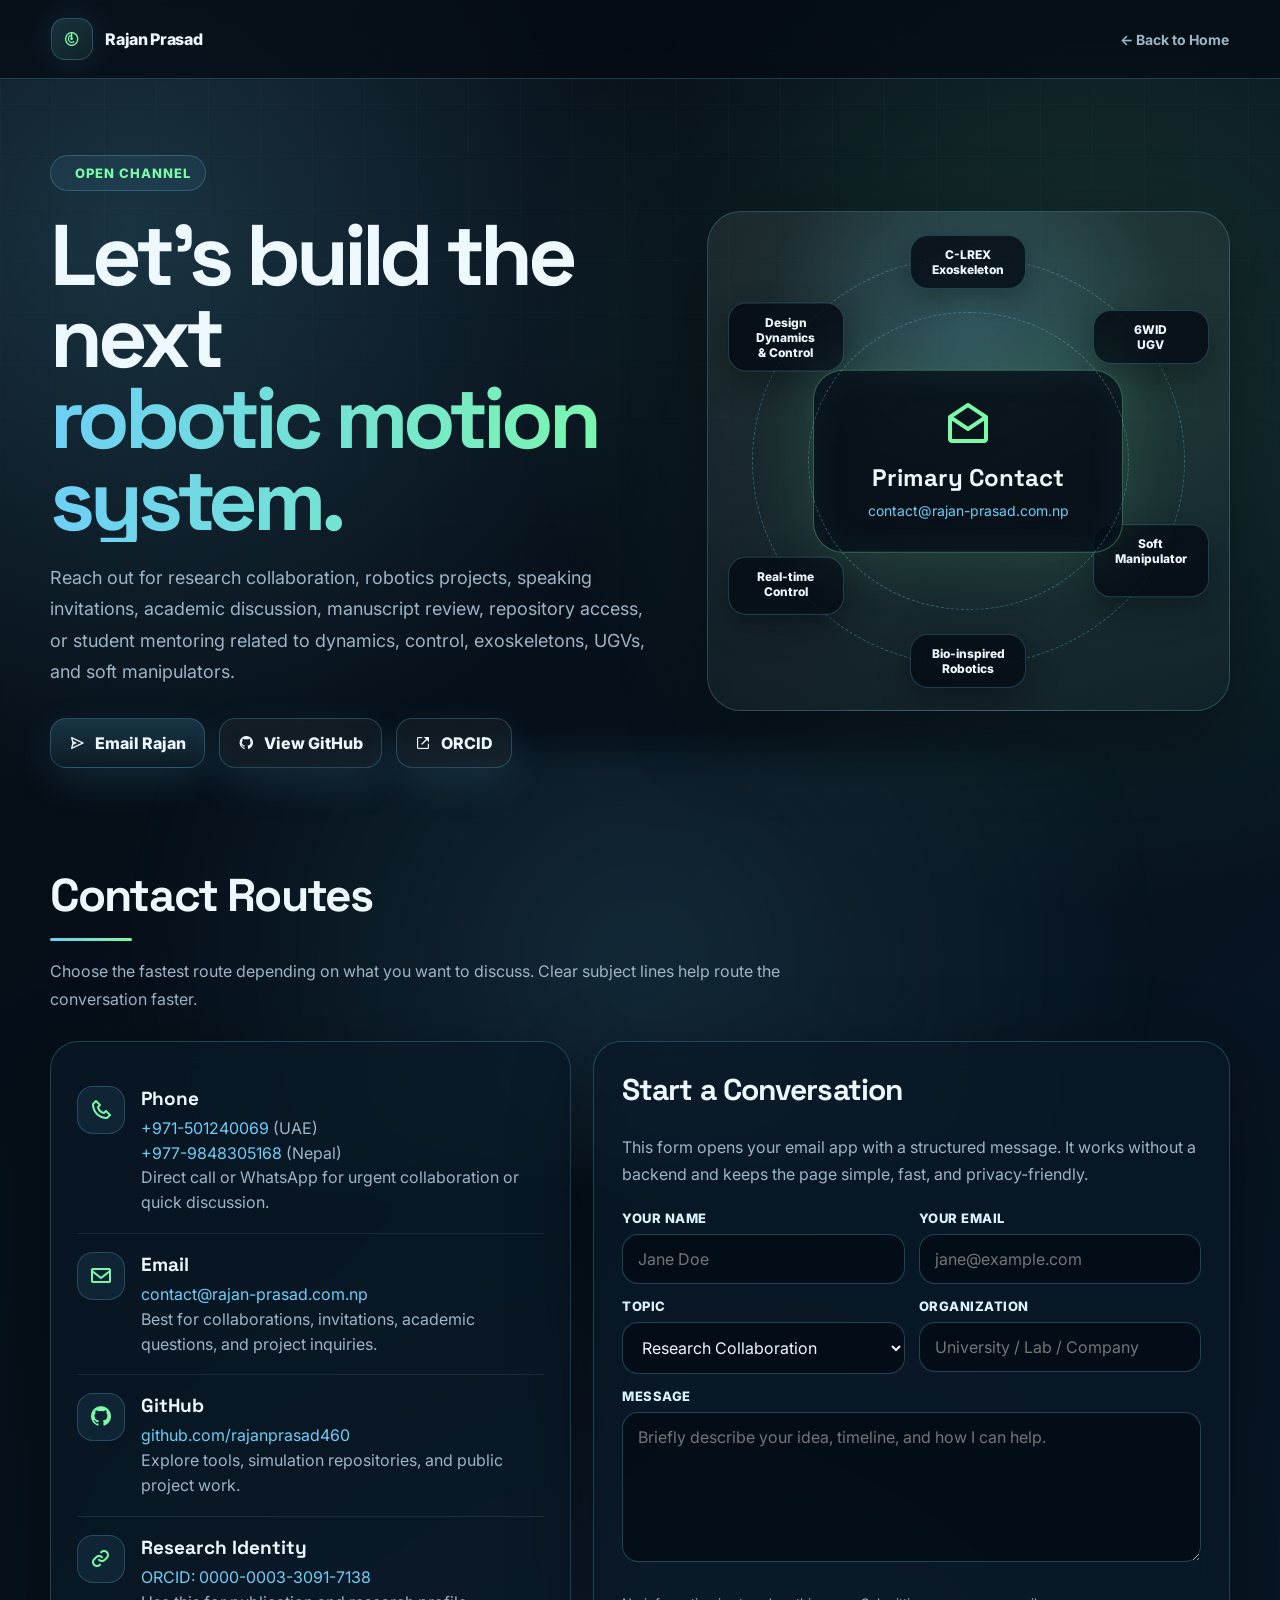
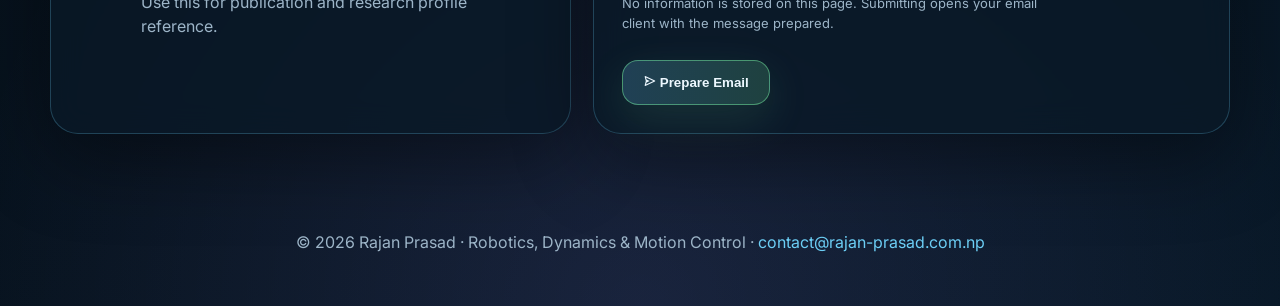
<file: contact.html>
<!DOCTYPE html>
<html lang="en">
  <head>
    <meta charset="utf-8" />
    <meta name="viewport" content="width=device-width, initial-scale=1.0" />

    <title>Contact | Dr. Rajan Prasad</title>
    <meta
      name="description"
      content="Contact Dr. Rajan Prasad for robotics, dynamics, control, exoskeletons, soft manipulation, academic collaboration, talks, and research discussions."
    />
    <meta
      name="keywords"
      content="Rajan Prasad contact, robotics collaboration, dynamics control, C-LREX, exoskeleton, soft robotics, Khalifa University"
    />

    <link href="assets/img/favicon.ico" rel="icon" />
    <link href="assets/img/apple-touch-icon.png" rel="apple-touch-icon" />

    <link
      href="https://fonts.googleapis.com/css2?family=Inter:wght@300;400;500;600;700;800&family=Space+Grotesk:wght@400;600;700&display=swap"
      rel="stylesheet"
    />
    <link
      href="https://cdn.jsdelivr.net/npm/boxicons@2.1.4/css/boxicons.min.css"
      rel="stylesheet"
    />

    <style>
      :root {
        --bg: #050b12;
        --bg2: #081827;
        --panel: rgba(10, 25, 39, 0.78);
        --panel-strong: rgba(9, 22, 35, 0.94);
        --line: rgba(109, 207, 246, 0.24);
        --text: #edf8ff;
        --muted: #9db5c8;
        --cyan: #6dcff6;
        --green: #7cfaa8;
        --violet: #9b8cff;
        --warning: #ffd166;
        --shadow: 0 24px 80px rgba(0, 0, 0, 0.42);
      }

      * {
        box-sizing: border-box;
      }

      html {
        scroll-behavior: smooth;
      }

      body {
        margin: 0;
        min-height: 100vh;
        font-family: Inter, system-ui, -apple-system, BlinkMacSystemFont, "Segoe UI", sans-serif;
        color: var(--text);
        background:
          radial-gradient(circle at 10% 12%, rgba(109, 207, 246, 0.20), transparent 28%),
          radial-gradient(circle at 85% 18%, rgba(124, 250, 168, 0.14), transparent 30%),
          radial-gradient(circle at 50% 100%, rgba(155, 140, 255, 0.12), transparent 34%),
          linear-gradient(135deg, var(--bg), var(--bg2));
        overflow-x: hidden;
      }

      body::before {
        content: "";
        position: fixed;
        inset: 0;
        pointer-events: none;
        opacity: 0.16;
        background-image:
          linear-gradient(rgba(109, 207, 246, 0.22) 1px, transparent 1px),
          linear-gradient(90deg, rgba(109, 207, 246, 0.22) 1px, transparent 1px);
        background-size: 52px 52px;
        mask-image: linear-gradient(to bottom, black, transparent 88%);
        z-index: -3;
      }

      body::after {
        content: "";
        position: fixed;
        inset: auto -10% -30% -10%;
        height: 420px;
        background: radial-gradient(circle, rgba(109, 207, 246, 0.12), transparent 65%);
        filter: blur(16px);
        pointer-events: none;
        z-index: -2;
      }

      a {
        color: var(--cyan);
        text-decoration: none;
      }

      a:hover {
        color: var(--green);
      }

      .topbar {
        position: sticky;
        top: 0;
        z-index: 50;
        display: flex;
        align-items: center;
        justify-content: space-between;
        gap: 20px;
        padding: 18px clamp(18px, 4vw, 58px);
        background: rgba(5, 11, 18, 0.72);
        border-bottom: 1px solid var(--line);
        backdrop-filter: blur(18px);
      }

      .brand {
        display: flex;
        align-items: center;
        gap: 12px;
        color: var(--text);
        font-weight: 800;
        letter-spacing: -0.02em;
      }

      .brand-mark {
        width: 42px;
        height: 42px;
        display: grid;
        place-items: center;
        border-radius: 14px;
        border: 1px solid var(--line);
        background: linear-gradient(145deg, rgba(109, 207, 246, 0.18), rgba(124, 250, 168, 0.08));
        box-shadow: 0 0 32px rgba(109, 207, 246, 0.14);
        color: var(--green);
      }

      .nav-links {
        display: flex;
        align-items: center;
        gap: 16px;
        font-size: 14px;
        font-weight: 700;
      }

      .nav-links a {
        color: var(--muted);
      }

      .nav-links a:hover {
        color: var(--text);
      }

      .page {
        width: min(1180px, calc(100% - 36px));
        margin: 0 auto;
      }

      .hero {
        min-height: 66vh;
        display: grid;
        grid-template-columns: 1.08fr 0.92fr;
        gap: 42px;
        align-items: center;
        padding: 76px 0 44px;
      }

      .eyebrow {
        display: inline-flex;
        align-items: center;
        gap: 10px;
        padding: 9px 14px;
        border-radius: 999px;
        border: 1px solid var(--line);
        background: rgba(109, 207, 246, 0.08);
        color: var(--green);
        text-transform: uppercase;
        letter-spacing: 0.08em;
        font-size: 13px;
        font-weight: 800;
      }

      h1 {
        margin: 24px 0 20px;
        font-family: "Space Grotesk", Inter, sans-serif;
        font-size: clamp(42px, 7vw, 86px);
        line-height: 0.95;
        letter-spacing: -0.06em;
      }

      h1 span {
        display: block;
        background: linear-gradient(90deg, var(--cyan), var(--green));
        -webkit-background-clip: text;
        background-clip: text;
        color: transparent;
      }

      .hero p {
        max-width: 660px;
        color: var(--muted);
        font-size: 18px;
        line-height: 1.75;
      }

      .quick-actions {
        display: flex;
        flex-wrap: wrap;
        gap: 14px;
        margin-top: 30px;
      }

      .btn {
        display: inline-flex;
        align-items: center;
        gap: 10px;
        padding: 14px 18px;
        border-radius: 16px;
        border: 1px solid var(--line);
        background: linear-gradient(180deg, rgba(109, 207, 246, 0.18), rgba(109, 207, 246, 0.06));
        color: var(--text);
        font-weight: 800;
        box-shadow: 0 14px 40px rgba(109, 207, 246, 0.12);
      }

      .btn.secondary {
        background: rgba(255, 255, 255, 0.045);
      }

      .signal-panel {
        position: relative;
        min-height: 500px;
        border: 1px solid var(--line);
        border-radius: 34px;
        background:
          linear-gradient(145deg, rgba(255, 255, 255, 0.07), rgba(255, 255, 255, 0.025)),
          radial-gradient(circle at 50% 20%, rgba(109, 207, 246, 0.22), transparent 42%);
        box-shadow: var(--shadow);
        overflow: hidden;
      }

      .signal-panel::before,
      .signal-panel::after {
        content: "";
        position: absolute;
        border-radius: 50%;
        border: 1px dashed rgba(109, 207, 246, 0.34);
        animation: orbit 28s linear infinite;
      }

      .signal-panel::before {
        inset: 44px;
      }

      .signal-panel::after {
        inset: 100px;
        animation-duration: 18s;
        animation-direction: reverse;
      }

      @keyframes orbit {
        to {
          transform: rotate(360deg);
        }
      }

      .contact-core {
        position: absolute;
        inset: 50% auto auto 50%;
        transform: translate(-50%, -50%);
        width: min(310px, 78%);
        padding: 28px;
        border-radius: 30px;
        border: 1px solid rgba(124, 250, 168, 0.36);
        background: rgba(5, 12, 20, 0.82);
        box-shadow: 0 0 70px rgba(124, 250, 168, 0.14), inset 0 0 38px rgba(109, 207, 246, 0.08);
        text-align: center;
      }

      .contact-core i {
        font-size: 48px;
        color: var(--green);
      }

      .contact-core h2 {
        margin: 14px 0 6px;
        font-family: "Space Grotesk", Inter, sans-serif;
      }

      .contact-core p {
        margin: 0;
        font-size: 14px;
      }

      .node {
        position: absolute;
        width: 116px;
        padding: 11px;
        border-radius: 18px;
        border: 1px solid var(--line);
        background: rgba(5, 12, 20, 0.82);
        color: var(--text);
        font-size: 12px;
        font-weight: 800;
        text-align: center;
        box-shadow: 0 12px 32px rgba(0, 0, 0, 0.32);
      }

      .node i {
        display: block;
        margin-bottom: 5px;
        color: var(--cyan);
        font-size: 22px;
      }

      .node.n1 { left: 28px; top: 68px; }
      .node.n2 { right: 32px; top: 86px; }
      .node.n3 { left: 42px; bottom: 76px; }
      .node.n4 { right: 34px; bottom: 66px; }

      section {
        padding: 54px 0;
      }

      .section-title {
        margin-bottom: 28px;
      }

      .section-title h2 {
        margin: 0 0 12px;
        font-family: "Space Grotesk", Inter, sans-serif;
        font-size: clamp(30px, 4vw, 46px);
        letter-spacing: -0.04em;
      }

      .section-title h2::after {
        content: "";
        display: block;
        width: 82px;
        height: 3px;
        margin-top: 14px;
        border-radius: 999px;
        background: linear-gradient(90deg, var(--cyan), var(--green));
      }

      .section-title p {
        max-width: 780px;
        color: var(--muted);
        line-height: 1.75;
      }

      .contact-grid {
        display: grid;
        grid-template-columns: 0.9fr 1.1fr;
        gap: 22px;
        align-items: stretch;
      }

      .card {
        border: 1px solid var(--line);
        border-radius: 28px;
        background: var(--panel);
        box-shadow: var(--shadow);
        backdrop-filter: blur(16px);
      }

      .contact-card {
        padding: 26px;
      }

      .contact-method {
        display: flex;
        gap: 16px;
        padding: 18px 0;
        border-bottom: 1px solid rgba(255, 255, 255, 0.08);
      }

      .contact-method:last-child {
        border-bottom: 0;
      }

      .method-icon {
        flex: 0 0 48px;
        width: 48px;
        height: 48px;
        display: grid;
        place-items: center;
        border-radius: 16px;
        border: 1px solid var(--line);
        background: rgba(109, 207, 246, 0.08);
        color: var(--green);
        font-size: 24px;
      }

      .contact-method h3 {
        margin: 0 0 5px;
        font-family: "Space Grotesk", Inter, sans-serif;
        font-size: 19px;
      }

      .contact-method p {
        margin: 0;
        color: var(--muted);
        line-height: 1.55;
      }

      .form-card {
        padding: 28px;
      }

      .form-card h2 {
        margin-top: 0;
        font-family: "Space Grotesk", Inter, sans-serif;
        font-size: 30px;
        letter-spacing: -0.03em;
      }

      .form-note {
        color: var(--muted);
        line-height: 1.7;
        margin-bottom: 22px;
      }

      .form-grid {
        display: grid;
        grid-template-columns: repeat(2, 1fr);
        gap: 14px;
      }

      .field {
        display: flex;
        flex-direction: column;
        gap: 8px;
      }

      .field.full {
        grid-column: 1 / -1;
      }

      label {
        color: #d9f4ff;
        font-size: 13px;
        font-weight: 800;
        letter-spacing: 0.04em;
        text-transform: uppercase;
      }

      input,
      select,
      textarea {
        width: 100%;
        border: 1px solid rgba(109, 207, 246, 0.28);
        border-radius: 16px;
        background: rgba(3, 10, 17, 0.66);
        color: var(--text);
        padding: 14px 15px;
        font: inherit;
        outline: none;
        transition: border-color 0.2s ease, box-shadow 0.2s ease, background 0.2s ease;
      }

      input:focus,
      select:focus,
      textarea:focus {
        border-color: var(--green);
        box-shadow: 0 0 0 4px rgba(124, 250, 168, 0.10);
        background: rgba(4, 13, 22, 0.92);
      }

      textarea {
        min-height: 150px;
        resize: vertical;
      }

      .submit-row {
        display: flex;
        flex-wrap: wrap;
        align-items: center;
        justify-content: space-between;
        gap: 14px;
        margin-top: 18px;
      }

      .privacy-note {
        max-width: 430px;
        color: var(--muted);
        font-size: 13px;
        line-height: 1.55;
      }

      .send-btn {
        border: 1px solid rgba(124, 250, 168, 0.46);
        border-radius: 16px;
        padding: 14px 20px;
        background: linear-gradient(90deg, rgba(109, 207, 246, 0.22), rgba(124, 250, 168, 0.18));
        color: var(--text);
        font-weight: 900;
        cursor: pointer;
        box-shadow: 0 14px 44px rgba(124, 250, 168, 0.12);
      }

      .chips {
        display: flex;
        flex-wrap: wrap;
        gap: 10px;
      }

      .chip {
        display: inline-flex;
        align-items: center;
        gap: 7px;
        padding: 9px 12px;
        border-radius: 999px;
        border: 1px solid var(--line);
        background: rgba(255, 255, 255, 0.045);
        color: #dff8ff;
        font-size: 13px;
        font-weight: 800;
      }

      .faq-grid {
        display: grid;
        grid-template-columns: repeat(3, 1fr);
        gap: 18px;
      }

      .mini-card {
        padding: 24px;
      }

      .mini-card i {
        color: var(--green);
        font-size: 32px;
      }

      .mini-card h3 {
        margin: 16px 0 8px;
        font-family: "Space Grotesk", Inter, sans-serif;
      }

      .mini-card p {
        margin: 0;
        color: var(--muted);
        line-height: 1.65;
      }

      footer {
        padding: 44px 0 54px;
        color: var(--muted);
        text-align: center;
      }

      @media (max-width: 980px) {
        .hero,
        .contact-grid,
        .faq-grid {
          grid-template-columns: 1fr;
        }

        .signal-panel {
          min-height: 430px;
        }
      }

      @media (max-width: 640px) {
        .topbar {
          position: relative;
          flex-direction: column;
          align-items: flex-start;
        }

        .nav-links {
          flex-wrap: wrap;
        }

        .hero {
          padding-top: 46px;
        }

        .form-grid {
          grid-template-columns: 1fr;
        }

        .node {
          display: none;
        }

        .signal-panel {
          min-height: 330px;
        }

        .contact-core {
          width: 82%;
        }
      }
    </style>
  </head>

  <body>
    <header class="topbar">
      <a class="brand" href="index.html" aria-label="Back to homepage">
        <span class="brand-mark"><i class="bx bx-radar"></i></span>
        <span>Rajan Prasad</span>
      </a>
      <nav class="nav-links" aria-label="Main navigation">
        <a href="https://rajan-prasad.com.np/">← Back to Home</a>
      </nav>
    </header>

    <main class="page">
      <section class="hero">
        <div>
          <div class="eyebrow"><i class="bx bx-satellite"></i> Open Channel</div>
          <h1>Let’s build the next <span>robotic motion system.</span></h1>
          <p>
            Reach out for research collaboration, robotics projects, speaking invitations,
            academic discussion, manuscript review, repository access, or student mentoring
            related to dynamics, control, exoskeletons, UGVs, and soft manipulators.
          </p>
          <div class="quick-actions">
            <a class="btn" href="mailto:contact@rajan-prasad.com.np?subject=Collaboration%20Inquiry%20-%20Robotics%20and%20Dynamics">
              <i class="bx bx-send"></i> Email Rajan
            </a>
            <a class="btn secondary" href="https://github.com/rajanprasad460" target="_blank" rel="noopener">
              <i class="bx bxl-github"></i> View GitHub
            </a>
            <a class="btn secondary" href="https://orcid.org/0000-0003-3091-7138" target="_blank" rel="noopener">
              <i class="bx bx-link-external"></i> ORCID
            </a>
          </div>
        </div>

        <aside class="signal-panel" aria-label="Contact signal visual">
			<div class="robot-visual" data-aos="fade-left">
			  <div class="orbit"></div>
			  <div class="orbit"></div>
			  <div class="orbit"></div>

			  <!-- Node 1: Top Center -->
			  <div class="node n1" style="position: absolute; top: 10%; left: 50%; transform: translate(-50%, -50%);">
				C-LREX<br />Exoskeleton
			  </div>

			  <!-- Node 2: Top Right -->
			  <div class="node n2" style="position: absolute; top: 25%; left: 85%; transform: translate(-50%, -50%);">
				6WID<br />UGV
			  </div>

			  <!-- Node 3: Bottom Right -->
			  <div class="node n3" style="position: absolute; top: 70%; left: 85%; transform: translate(-50%, -50%);">
				Soft<br />Manipulator
			  </div>

			  <!-- Node 6: Bottom Center (NEW) -->
			  <div class="node n6" style="position: absolute; top: 90%; left: 50%; transform: translate(-50%, -50%); text-align: center;">
				Bio-inspired<br />Robotics
			  </div>

			  <!-- Node 4: Bottom Left -->
			  <div class="node n4" style="position: absolute; top: 75%; left: 15%; transform: translate(-50%, -50%);">
				Real-time<br />Control
			  </div>

			  <!-- Node 5: Top Left -->
			  <div class="node n5" style="position: absolute; top: 25%; left: 15%; transform: translate(-50%, -50%); text-align: center;">
				Design <br/>Dynamics <br/>& Control 
			  </div>
			</div>
          <div class="contact-core">
            <i class="bx bx-envelope-open"></i>
            <h2>Primary Contact</h2>
            <p><a href="mailto:contact@rajan-prasad.com.np">contact@rajan-prasad.com.np</a></p>
          </div>
        </aside>
      </section>

      <section id="contact-options">
        <div class="section-title">
          <h2>Contact Routes</h2>
          <p>
            Choose the fastest route depending on what you want to discuss. Clear subject lines help route the conversation faster.
          </p>
        </div>

        <div class="contact-grid">
          <div class="card contact-card">
            <div class="contact-method">
              <div class="method-icon"><i class="bx bx-phone"></i></div>
              <div>
                <h3>Phone</h3>
                <p>
                  <a href="tel:+971501240069">+971-501240069</a> (UAE)<br />
                  <a href="tel:+9779848305168">+977-9848305168</a> (Nepal)<br />
                  Direct call or WhatsApp for urgent collaboration or quick discussion.
                </p>
              </div>
            </div>

            <div class="contact-method">
              <div class="method-icon"><i class="bx bx-envelope"></i></div>
              <div>
                <h3>Email</h3>
                <p>
                  <a href="mailto:contact@rajan-prasad.com.np">contact@rajan-prasad.com.np</a><br />
                  Best for collaborations, invitations, academic questions, and project inquiries.
                </p>
              </div>
            </div>

            <div class="contact-method">
              <div class="method-icon"><i class="bx bxl-github"></i></div>
              <div>
                <h3>GitHub</h3>
                <p>
                  <a href="https://github.com/rajanprasad460" target="_blank" rel="noopener">github.com/rajanprasad460</a><br />
                  Explore tools, simulation repositories, and public project work.
                </p>
              </div>
            </div>

            <div class="contact-method">
              <div class="method-icon"><i class="bx bx-link"></i></div>
              <div>
                <h3>Research Identity</h3>
                <p>
                  <a href="https://orcid.org/0000-0003-3091-7138" target="_blank" rel="noopener">ORCID: 0000-0003-3091-7138</a><br />
                  Use this for publication and research profile reference.
                </p>
              </div>
            </div>
          </div>

          <div class="card form-card">
            <h2>Start a Conversation</h2>
            <p class="form-note">
              This form opens your email app with a structured message. It works without a backend and keeps the page simple,
              fast, and privacy-friendly.
            </p>

            <form id="contactForm">
              <div class="form-grid">
                <div class="field">
                  <label for="name">Your Name</label>
                  <input id="name" name="name" type="text" placeholder="Jane Doe" required />
                </div>

                <div class="field">
                  <label for="email">Your Email</label>
                  <input id="email" name="email" type="email" placeholder="jane@example.com" required />
                </div>

                <div class="field">
                  <label for="topic">Topic</label>
                  <select id="topic" name="topic" required>
                    <option value="Research Collaboration">Research Collaboration</option>
                    <option value="Robotics Project">Robotics Project</option>
                    <option value="Speaking Invitation">Speaking Invitation</option>
                    <option value="Repository / Code Access">Repository / Code Access</option>
                    <option value="Student Mentoring">Student Mentoring</option>
                    <option value="General Inquiry">General Inquiry</option>
                  </select>
                </div>

                <div class="field">
                  <label for="organization">Organization</label>
                  <input id="organization" name="organization" type="text" placeholder="University / Lab / Company" />
                </div>

                <div class="field full">
                  <label for="message">Message</label>
                  <textarea id="message" name="message" placeholder="Briefly describe your idea, timeline, and how I can help." required></textarea>
                </div>
              </div>

              <div class="submit-row">
                <p class="privacy-note">
                  No information is stored on this page. Submitting opens your email client with the message prepared.
                </p>
                <button class="send-btn" type="submit"><i class="bx bx-send"></i> Prepare Email</button>
              </div>
            </form>
          </div>
        </div>
      </section>

      

      
    </main>

    <footer>
      <div class="page">
        © <span id="year"></span> Rajan Prasad · Robotics, Dynamics & Motion Control ·
        <a href="mailto:contact@rajan-prasad.com.np">contact@rajan-prasad.com.np</a>
      </div>
    </footer>

    <script>
      document.getElementById("year").textContent = new Date().getFullYear();

      document.getElementById("contactForm").addEventListener("submit", function (event) {
        event.preventDefault();

        const name = document.getElementById("name").value.trim();
        const email = document.getElementById("email").value.trim();
        const topic = document.getElementById("topic").value;
        const organization = document.getElementById("organization").value.trim();
        const message = document.getElementById("message").value.trim();

        const subject = encodeURIComponent(`${topic} - Website Contact`);
        const body = encodeURIComponent(
          `Hello Dr. Prasad,\n\n` +
          `My name is ${name}.\n` +
          `Email: ${email}\n` +
          `Organization: ${organization || "Not specified"}\n` +
          `Topic: ${topic}\n\n` +
          `Message:\n${message}\n\n` +
          `Best regards,\n${name}`
        );

        window.location.href = `mailto:contact@rajan-prasad.com.np?subject=${subject}&body=${body}`;
      });
    </script>
  </body>
</html>
</file>
